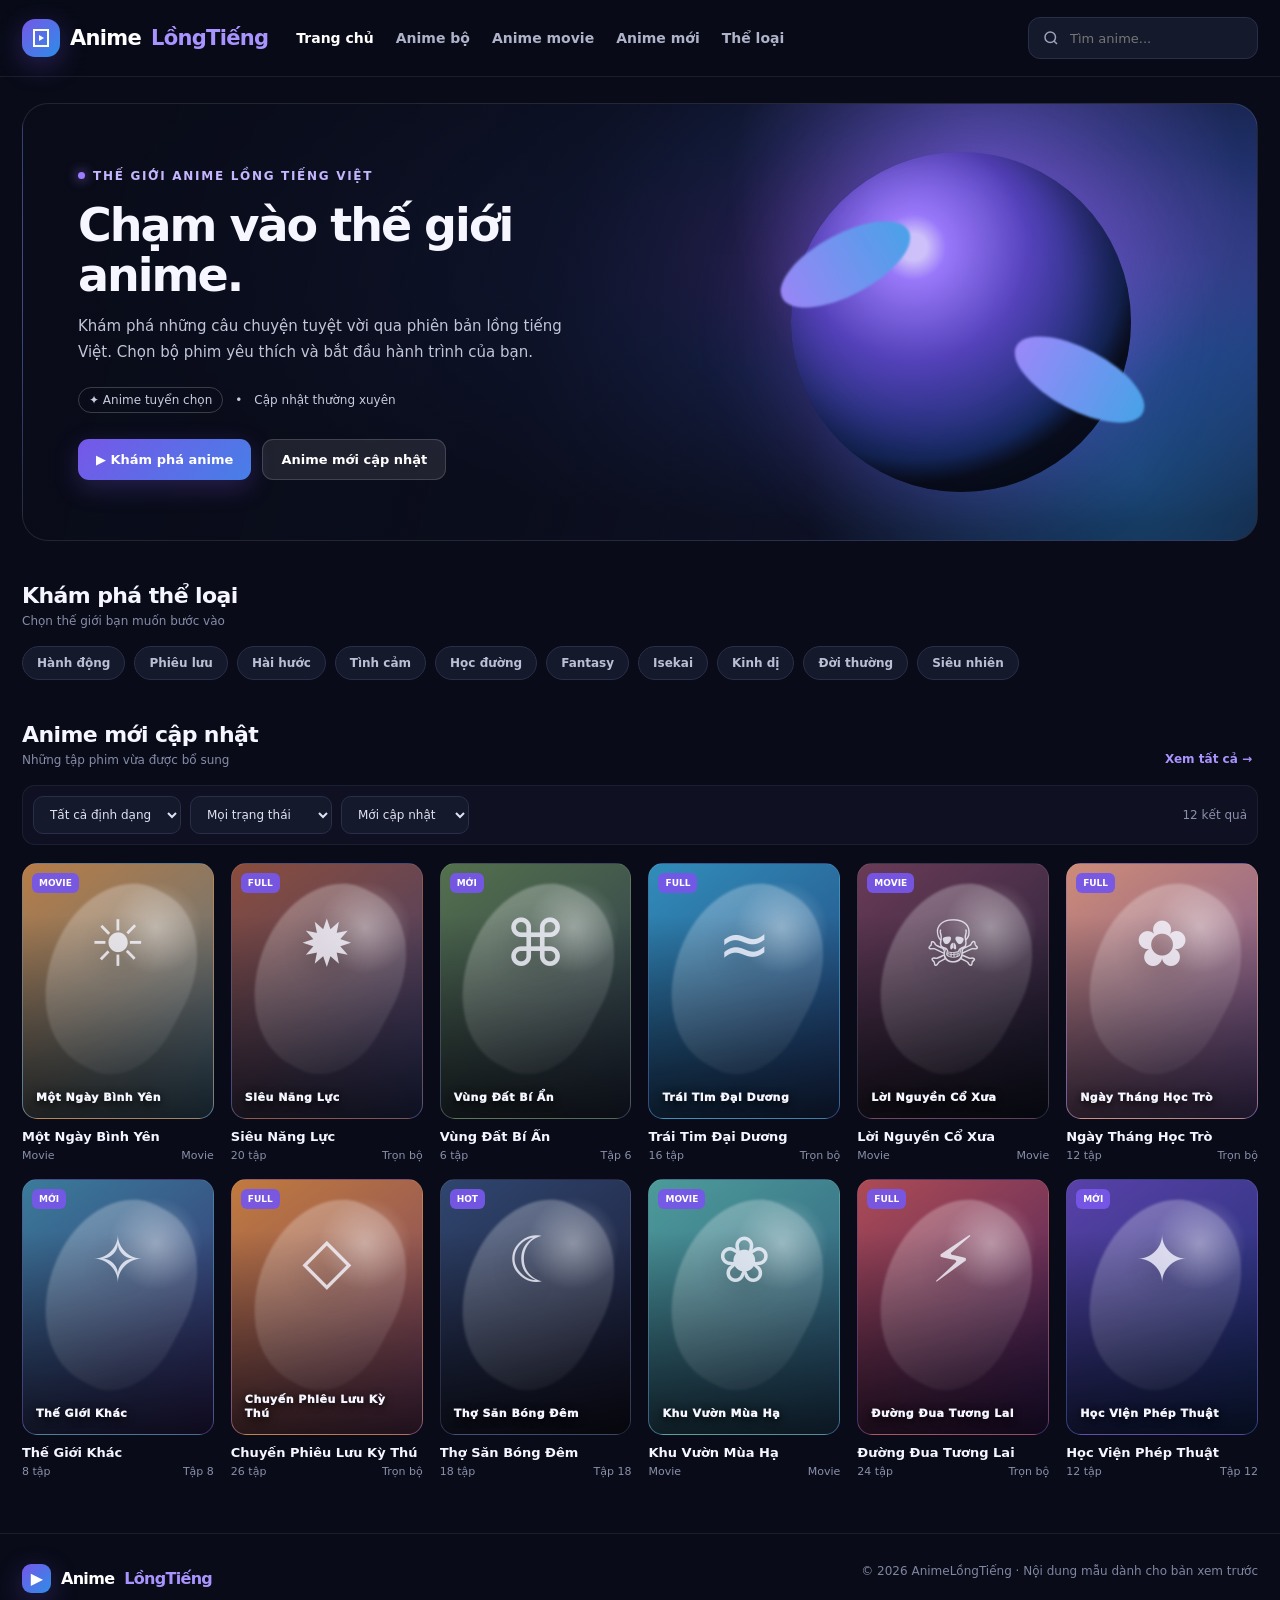
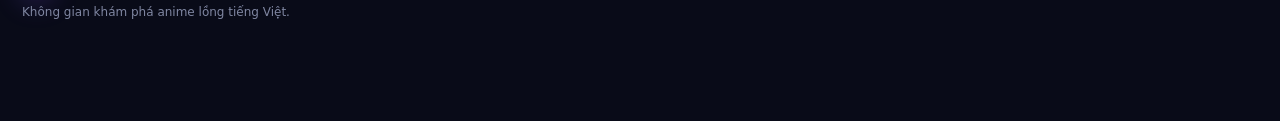
<file: index.html>
<!DOCTYPE html>
<html lang="vi">
<head>
<meta charset="UTF-8">
<meta name="viewport" content="width=device-width, initial-scale=1.0">
<meta name="description" content="AnimeLồngTiếng – khám phá anime lồng tiếng Việt, anime bộ và anime movie.">
<meta name="theme-color" content="#090b18">
<title>AnimeLồngTiếng – Anime lồng tiếng Việt</title>
<link rel="stylesheet" href="style.css">
</head>
<body>
<div id="app">
<header class="topbar"><div class="shell navrow">
  <div class="brand"><span class="brand-mark"><svg viewBox="0 0 24 24" fill="none" stroke="white" stroke-width="2"><path d="M5 4h14v16H5z"/><path d="m10 9 5 3-5 3z" fill="white" stroke="none"/></svg></span>Anime<span style="color:#a994ff">LồngTiếng</span></div>
  <nav class="navlinks" aria-label="Điều hướng"><button class="active" data-nav="home">Trang chủ</button><button data-nav="series">Anime bộ</button><button data-nav="movie">Anime movie</button><button data-nav="new">Anime mới</button><button data-nav="genres">Thể loại</button></nav>
  <div class="searchbox" id="searchBox"><svg viewBox="0 0 24 24" width="18" height="18" fill="none" stroke="currentColor" stroke-width="2"><circle cx="11" cy="11" r="7"/><path d="m20 20-4-4"/></svg><input id="searchInput" type="search" placeholder="Tìm anime..." aria-label="Tìm anime" autocomplete="off"><button class="search-clear" id="searchClear" type="button" aria-label="Xóa nội dung tìm kiếm">×</button></div>
</div></header>
<main class="shell">
<section class="hero" id="hero"><div class="hero-art"><div class="hero-orb"></div></div><div class="hero-content"><div class="eyebrow"><span class="dot"></span> Thế giới anime lồng tiếng Việt</div><h1>Chạm vào thế giới anime.</h1><p>Khám phá những câu chuyện tuyệt vời qua phiên bản lồng tiếng Việt. Chọn bộ phim yêu thích và bắt đầu hành trình của bạn.</p><div class="hero-meta"><span class="pill">✦ Anime tuyển chọn</span><span>•</span><span>Cập nhật thường xuyên</span></div><div class="actions"><button class="btn btn-primary" id="heroExplore">▶ Khám phá anime</button><button class="btn btn-ghost" id="heroLatest">Anime mới cập nhật</button></div></div></section>
<section class="section" id="genresSection"><div class="section-head"><div><h2 class="section-title">Khám phá thể loại</h2><p class="section-sub">Chọn thế giới bạn muốn bước vào</p></div></div><div class="genre-strip" id="genreStrip"></div></section>
<section class="section" id="catalogSection"><div class="section-head"><div><h2 class="section-title" id="catalogTitle">Anime mới cập nhật</h2><p class="section-sub" id="catalogSub">Những tập phim vừa được bổ sung</p></div><button class="see-all" id="resetFilters">Xem tất cả →</button></div><div class="filterbar"><select id="typeFilter" aria-label="Loại anime"><option value="all">Tất cả định dạng</option><option value="series">Anime bộ</option><option value="movie">Anime movie</option></select><select id="statusFilter" aria-label="Trạng thái"><option value="all">Mọi trạng thái</option><option value="ongoing">Đang phát sóng</option><option value="completed">Đã hoàn thành</option></select><select id="sortFilter" aria-label="Sắp xếp"><option value="new">Mới cập nhật</option><option value="views">Lượt xem cao</option><option value="name">Tên A–Z</option></select><span class="result-count" id="resultCount"></span></div><div class="cards" id="animeGrid"></div></section>
</main>
<footer class="footer"><div class="shell footer-row"><div><div class="brand" style="font-size:16px"><span class="brand-mark" style="width:29px;height:29px;border-radius:9px">▶</span>Anime<span style="color:#a994ff">LồngTiếng</span></div><p>Không gian khám phá anime lồng tiếng Việt.</p></div><div>© 2026 AnimeLồngTiếng · Nội dung mẫu dành cho bản xem trước</div></div></footer>
<nav class="bottomnav" aria-label="Điều hướng điện thoại"><button class="active" data-nav="home"><svg viewBox="0 0 24 24" fill="none" stroke="currentColor" stroke-width="2"><path d="m3 10 9-7 9 7v10a1 1 0 0 1-1 1h-5v-7H9v7H4a1 1 0 0 1-1-1z"/></svg>Trang chủ</button><button data-nav="series"><svg viewBox="0 0 24 24" fill="none" stroke="currentColor" stroke-width="2"><rect x="4" y="3" width="16" height="18" rx="2"/><path d="m10 9 5 3-5 3z"/></svg>Anime</button><button data-nav="genres"><svg viewBox="0 0 24 24" fill="none" stroke="currentColor" stroke-width="2"><path d="M4 5h16M4 12h16M4 19h16"/></svg>Thể loại</button></nav>
</div>
<div class="overlay" id="detailOverlay"><div class="modal"><div class="modal-head"><h2>Thông tin anime</h2><button class="close" data-close="detailOverlay">×</button></div><div id="detailContent"></div></div></div>
<div class="overlay" id="playerOverlay"><div class="modal"><div class="modal-head"><h2 id="playerTitle">Trình phát anime</h2><button class="close" data-close="playerOverlay">×</button></div><div class="player-wrap"><div class="player-screen" id="playerScreen"><div><div style="font-size:34px">▶</div><strong>Trình phát AnimeLồngTiếng</strong><p>Đây là khu vực phát video. Bản xem trước chưa tích hợp kho video; bạn có thể nhập URL MP4 hoặc HLS hợp lệ để thử phát.</p></div></div><div class="player-tools"><input id="videoUrl" placeholder="Dán URL video MP4 hoặc HLS hợp lệ..." aria-label="Đường dẫn video"><button class="btn btn-primary" id="loadVideo">Phát video</button><button class="btn btn-ghost" id="nextEpisode">Tập tiếp theo →</button></div></div></div></div>
<div class="toast" id="toast" role="status"></div>
<script src="data/anime.js"></script>
<script src="app.js"></script>
</body>
</html>
</file>
<file: style.css>
:root {
  --site-primary: #7657e8;
  --site-secondary: #142b58;
  --site-background: #090b18;
  --site-on-primary: #ffffff;
  --site-on-secondary: #f4f5ff;
  --site-on-background: #f5f6ff;
  --site-font-body: Inter, ui-sans-serif, system-ui, -apple-system, BlinkMacSystemFont, "Segoe UI", sans-serif;
  --site-font-heading: Inter, ui-sans-serif, system-ui, -apple-system, BlinkMacSystemFont, "Segoe UI", sans-serif;
  --site-heading-scale: 1;
  --site-spacing-scale: 1;
  --site-radius-scale: 1;
  --site-decoration-opacity: 1;
  color-scheme: light dark;
}
* { box-sizing: border-box; }
html { scroll-behavior: smooth; }
body { margin: 0; font-family: var(--site-font-body); background: #090b18; color: #f5f6ff; }
button, input, select, textarea { font: inherit; }
button { cursor: pointer; }
#app { min-height: 100vh; width: 100%; border-radius: 0; color: light-dark(#f5f6ff,#f5f6ff); background-color: light-dark(var(--site-background), var(--site-background)); overflow: hidden; }
.shell { width: min(1240px, calc(100% - 44px)); margin: 0 auto; }
.topbar { position: sticky; top: 0; z-index: 20; background: rgba(9,11,24,.91); backdrop-filter: blur(18px); border-bottom: 1px solid rgba(255,255,255,.08); }
.navrow { min-height: 76px; display: flex; align-items: center; gap: 28px; }
.brand { display:flex; align-items:center; gap:10px; color:#fff; font-weight:900; letter-spacing:-.7px; font-size:21px; white-space:nowrap; }
.brand-mark { width:38px; height:38px; display:grid; place-items:center; border-radius:13px; background:linear-gradient(135deg,var(--site-primary),#2d8de8); box-shadow:0 8px 28px rgba(118,87,232,.32); }
.brand-mark svg { width:24px; height:24px; }
.navlinks { display:flex; align-items:center; gap:22px; flex:1; }
.navlinks button { color:#aeb3ca; background:none; border:0; padding:10px 0; font-weight:650; font-size:14px; }
.navlinks button:hover,.navlinks button.active { color:#fff; }
.searchbox { display:flex; align-items:center; gap:8px; background:#15192c; border:1px solid #292e49; padding:0 13px; height:42px; border-radius:12px; width:230px; }
.searchbox input { width:100%; background:transparent; border:0; outline:0; color:#fff; min-width:0; font-size:13px; }
.searchbox svg { flex:none; color:#9ba2bd; }
.searchbox { transition:border-color .18s,background .18s; }
.searchbox:focus-within { border-color:#7657e8; background:#191d34; }
.searchbox .search-clear { display:none; flex:none; width:25px; height:25px; padding:0; border:0; border-radius:7px; background:#292e49; color:#cbd0e3; font-size:17px; line-height:1; }
.searchbox.has-query .search-clear { display:grid; place-items:center; }
.searchbox .search-clear:hover { background:#44377e; color:#fff; }
.filterbar { padding:10px; border:1px solid rgba(255,255,255,.06); border-radius:13px; background:rgba(21,25,44,.55); }
.filterbar select { min-width:0; max-width:100%; }
.search-hint { color:#8990aa; font-size:11px; margin:8px 2px 0; }
.mobile-search { display:none; }
.hero { margin-top:26px; min-height:390px; position:relative; overflow:hidden; border-radius:26px; background:linear-gradient(105deg,rgba(9,11,24,.96) 4%,rgba(9,11,24,.83) 43%,rgba(9,11,24,.12) 100%), radial-gradient(ellipse at 75% 35%,#6d43b9 0%,#263b83 32%,#11172f 68%); border:1px solid rgba(255,255,255,.1); }
.hero:before { content:""; position:absolute; inset:0; opacity:var(--site-decoration-opacity); background:radial-gradient(circle at 78% 20%,rgba(145,113,255,.5),transparent 25%),radial-gradient(circle at 90% 85%,rgba(39,153,235,.35),transparent 28%); }
.hero-art { position:absolute; right:4%; top:7%; width:40%; height:86%; opacity:.95; display:grid; place-items:center; }
.hero-orb { width:min(340px,85%); aspect-ratio:1; border-radius:50%; background:radial-gradient(circle at 36% 28%,#d5c8ff 0 4%,#9d7cff 10%,#5542bd 35%,#172c68 65%,#0c1024 72%); box-shadow:0 0 100px rgba(125,91,238,.4), inset -22px -24px 50px rgba(0,0,0,.45); position:relative; }
.hero-orb:before,.hero-orb:after { content:""; position:absolute; width:42%; height:18%; border-radius:50%; background:linear-gradient(90deg,#9f8cff,#4ba7ee); top:24%; filter:blur(1px); transform:rotate(-28deg); }
.hero-orb:before { left:-5%; }.hero-orb:after { right:-6%; top:58%; transform:rotate(28deg); }
.hero-content { position:relative; z-index:1; max-width:600px; padding:60px 55px; }
.eyebrow { display:inline-flex; align-items:center; gap:8px; color:#c4b6ff; font-size:12px; font-weight:800; letter-spacing:1.7px; text-transform:uppercase; }
.dot { width:7px; height:7px; border-radius:50%; background:#9c7cff; box-shadow:0 0 12px #9c7cff; }
h1 { font-family:var(--site-font-heading); font-size:calc(46px * var(--site-heading-scale)); line-height:1.08; letter-spacing:-2px; margin:18px 0 14px; }
.hero p { color:#c1c5d8; line-height:1.7; font-size:15px; max-width:490px; margin:0; }
.hero-meta { display:flex; align-items:center; gap:12px; margin:22px 0 26px; color:#c9cce0; font-size:12px; }
.pill { border:1px solid rgba(255,255,255,.2); border-radius:30px; padding:5px 10px; }
.actions { display:flex; gap:11px; flex-wrap:wrap; }
.btn { border:0; border-radius:11px; padding:12px 18px; display:inline-flex; align-items:center; justify-content:center; gap:9px; font-weight:800; font-size:13px; transition:transform .18s,filter .18s; }
.btn:hover { transform:translateY(-2px); filter:brightness(1.1); }
.btn-primary { color:var(--site-on-primary); background:linear-gradient(135deg,var(--site-primary),#477fe7); box-shadow:0 8px 24px rgba(118,87,232,.25); }
.btn-ghost { color:#fff; background:rgba(255,255,255,.09); border:1px solid rgba(255,255,255,.15); }
.section { margin:42px 0; }
.section-head { display:flex; justify-content:space-between; align-items:end; gap:16px; margin-bottom:18px; }
.section-title { margin:0; font-size:calc(22px * var(--site-heading-scale)); letter-spacing:-.6px; }
.section-sub { color:#858ca8; font-size:12px; margin:6px 0 0; }
.see-all { background:none; border:0; color:#a994ff; font-size:12px; font-weight:800; }
.cards { display:grid; grid-template-columns:repeat(6,minmax(0,1fr)); gap:17px; }
.anime-card { min-width:0; cursor:pointer; }
.poster { aspect-ratio:3/4; border-radius:15px; overflow:hidden; position:relative; display:flex; align-items:end; padding:13px; isolation:isolate; border:1px solid rgba(255,255,255,.08); background:linear-gradient(145deg,var(--c1),var(--c2)); transition:transform .22s,box-shadow .22s; }
.anime-card:hover .poster { transform:translateY(-5px); box-shadow:0 14px 32px rgba(0,0,0,.35); }
.poster:before { content:""; position:absolute; z-index:-1; inset:0; background:radial-gradient(circle at 70% 25%,rgba(255,255,255,.34),transparent 20%),linear-gradient(180deg,transparent 20%,rgba(0,0,0,.72)); }
.poster:after { content:""; position:absolute; z-index:-1; width:75%; height:75%; left:13%; top:7%; border-radius:48% 52% 40% 60%; background:linear-gradient(135deg,rgba(255,255,255,.3),rgba(255,255,255,.02)); transform:rotate(28deg); filter:blur(1px); }
.poster-symbol { position:absolute; top:17%; left:0; right:0; text-align:center; font-size:clamp(40px,5vw,66px); opacity:.8; filter:drop-shadow(0 8px 14px rgba(0,0,0,.25)); }
.poster-label { font-size:11px; line-height:1.25; font-weight:950; letter-spacing:.5px; text-shadow:0 2px 8px #000; }
.badge { position:absolute; top:9px; left:9px; border-radius:6px; padding:5px 7px; background:rgba(118,87,232,.95); color:#fff; font-size:9px; font-weight:900; }
.card-title { font-size:13px; font-weight:800; margin:10px 0 5px; white-space:nowrap; overflow:hidden; text-overflow:ellipsis; }
.card-meta { color:#8990aa; font-size:11px; display:flex; justify-content:space-between; gap:6px; }
.genre-strip { display:flex; gap:9px; flex-wrap:wrap; }
.genre-chip { background:#15192c; color:#b9bfd5; border:1px solid #292e49; border-radius:30px; padding:9px 14px; font-size:12px; font-weight:700; }
.genre-chip:hover,.genre-chip.selected { color:#fff; background:#34266e; border-color:#7657e8; }
.filterbar { display:flex; align-items:center; gap:9px; flex-wrap:wrap; margin:18px 0; }
.filterbar select { background:#15192c; color:#dfe2f1; border:1px solid #292e49; border-radius:10px; padding:10px 12px; font-size:12px; }
.result-count { color:#8990aa; font-size:12px; margin-left:auto; }
.empty { padding:45px 15px; text-align:center; border:1px dashed #343a59; border-radius:16px; color:#9299b3; }
.footer { border-top:1px solid rgba(255,255,255,.08); margin-top:55px; padding:30px 0 90px; color:#7f86a1; font-size:12px; }
.footer-row { display:flex; justify-content:space-between; gap:20px; flex-wrap:wrap; }
.footer button { color:#a994ff; background:none; border:0; font-size:12px; }
.bottomnav { display:none; }
.overlay { position:fixed; inset:0; z-index:60; background:rgba(3,4,12,.78); backdrop-filter:blur(8px); display:none; align-items:center; justify-content:center; padding:18px; }
.overlay.show { display:flex; }
.modal { background:#111528; border:1px solid #303653; border-radius:20px; width:min(760px,100%); max-height:90vh; overflow:auto; box-shadow:0 30px 90px rgba(0,0,0,.5); }
.modal-head { display:flex; justify-content:space-between; align-items:center; padding:18px 20px; border-bottom:1px solid #272d47; }
.modal-head h2 { font-size:18px; margin:0; }
.close { border:0; background:#242a42; color:#fff; width:32px; height:32px; border-radius:9px; font-size:18px; }
.detail-body { display:grid; grid-template-columns:190px 1fr; gap:22px; padding:22px; }
.detail-poster { border-radius:13px; min-height:245px; background:linear-gradient(145deg,#6545ad,#173c75); display:grid; place-items:center; font-size:64px; }
.detail-copy h3 { font-size:24px; margin:0 0 6px; }
.detail-copy p { color:#aeb5cb; line-height:1.65; font-size:13px; }
.detail-tags { display:flex; gap:6px; flex-wrap:wrap; margin:12px 0; }
.detail-tags span { background:#242a42; padding:6px 9px; border-radius:20px; color:#c6cbe0; font-size:10px; }
.episode-list { display:flex; gap:8px; flex-wrap:wrap; padding:0 22px 22px; }
.episode { border:1px solid #343b5a; background:#1a2036; color:#e7e9f5; border-radius:9px; padding:9px 12px; font-size:12px; }
.episode:hover { background:#3a2b78; border-color:#7657e8; }
.player-wrap { padding:20px; }
.player-screen { width:100%; aspect-ratio:16/9; background:radial-gradient(circle at center,#202c55,#050711 68%); border-radius:13px; display:grid; place-items:center; text-align:center; padding:20px; color:#bdc4dc; }
.player-screen strong { display:block; color:#fff; margin:10px 0; }
.player-screen p { max-width:430px; font-size:12px; line-height:1.6; }
.player-screen video { width:100%; height:100%; max-height:60vh; }
.player-tools { display:flex; gap:10px; flex-wrap:wrap; margin-top:14px; }
.player-tools input { flex:1; min-width:180px; background:#1a2036; border:1px solid #343b5a; color:#fff; border-radius:9px; padding:10px; font-size:12px; }
.toast { position:fixed; z-index:90; bottom:24px; left:50%; transform:translateX(-50%); background:#e9e5ff; color:#1b1535; padding:11px 16px; border-radius:10px; font-size:12px; font-weight:800; display:none; box-shadow:0 10px 35px #0008; }
.toast.show { display:block; }
button:focus-visible,input:focus-visible,select:focus-visible,textarea:focus-visible,.anime-card:focus-visible { outline:2px solid #b9a7ff; outline-offset:3px; }
.anime-card:focus-visible { border-radius:16px; }
@media (max-width:420px) { .hero-meta { flex-wrap:wrap; }.detail-body { grid-template-columns:1fr; }.detail-poster { min-height:170px; } }
@media (max-width:1050px) { .cards { grid-template-columns:repeat(4,minmax(0,1fr)); } .navlinks { gap:13px; } .searchbox { width:190px; } }
@media (max-width:720px) {
 .shell { width:calc(100% - 28px); }
 .navrow { min-height:64px; gap:12px; }
 .brand { font-size:18px; }.brand-mark { width:34px;height:34px; }
 .navlinks { display:none; }.searchbox { margin-left:auto; width:42px; padding:0 11px; }.searchbox input { display:none; }.searchbox.open { position:absolute; left:14px; right:14px; width:auto; z-index:2; }.searchbox.open input { display:block; }.searchbox.open.has-query .search-clear { display:grid; }
 .hero { min-height:430px; margin-top:14px; border-radius:19px; }.hero-content { padding:38px 23px; }.hero-art { width:56%; height:45%; top:auto; bottom:-4%; right:-4%; opacity:.5; }.hero-orb { width:220px; }
 h1 { font-size:calc(35px * var(--site-heading-scale)); letter-spacing:-1.5px; max-width:340px; }.hero p { font-size:13px; max-width:340px; }.hero-meta { margin:16px 0 20px; }
 .section { margin:31px 0; }.section-title { font-size:calc(19px * var(--site-heading-scale)); }.cards { grid-template-columns:repeat(2,minmax(0,1fr)); gap:15px 12px; }.poster { border-radius:12px; }.poster-symbol { font-size:54px; }.card-title { font-size:12px; }.filterbar { gap:7px; padding:8px; }.filterbar select { flex:1 1 30%; padding:9px 7px; font-size:11px; }.result-count { width:100%; margin:2px 2px 0; }
 .bottomnav { position:fixed; z-index:30; bottom:0; left:0; right:0; display:flex; justify-content:space-around; padding:9px 8px calc(9px + env(safe-area-inset-bottom)); background:rgba(12,15,31,.96); backdrop-filter:blur(15px); border-top:1px solid #272d47; }.bottomnav button { display:grid; gap:4px; justify-items:center; color:#8e96b3; background:none; border:0; font-size:9px; }.bottomnav button.active { color:#b9a7ff; }.bottomnav svg { width:19px;height:19px; }
 .footer { padding-bottom:100px; }.detail-body { grid-template-columns:105px 1fr; gap:14px; padding:16px; }.detail-poster { min-height:145px; font-size:38px; }.detail-copy h3 { font-size:19px; }.detail-copy p { font-size:12px; }.episode-list { padding:0 16px 16px; }
}
@media (prefers-reduced-motion: reduce) { *,*::before,*::after { scroll-behavior:auto!important; transition:none!important; } }
</file>
